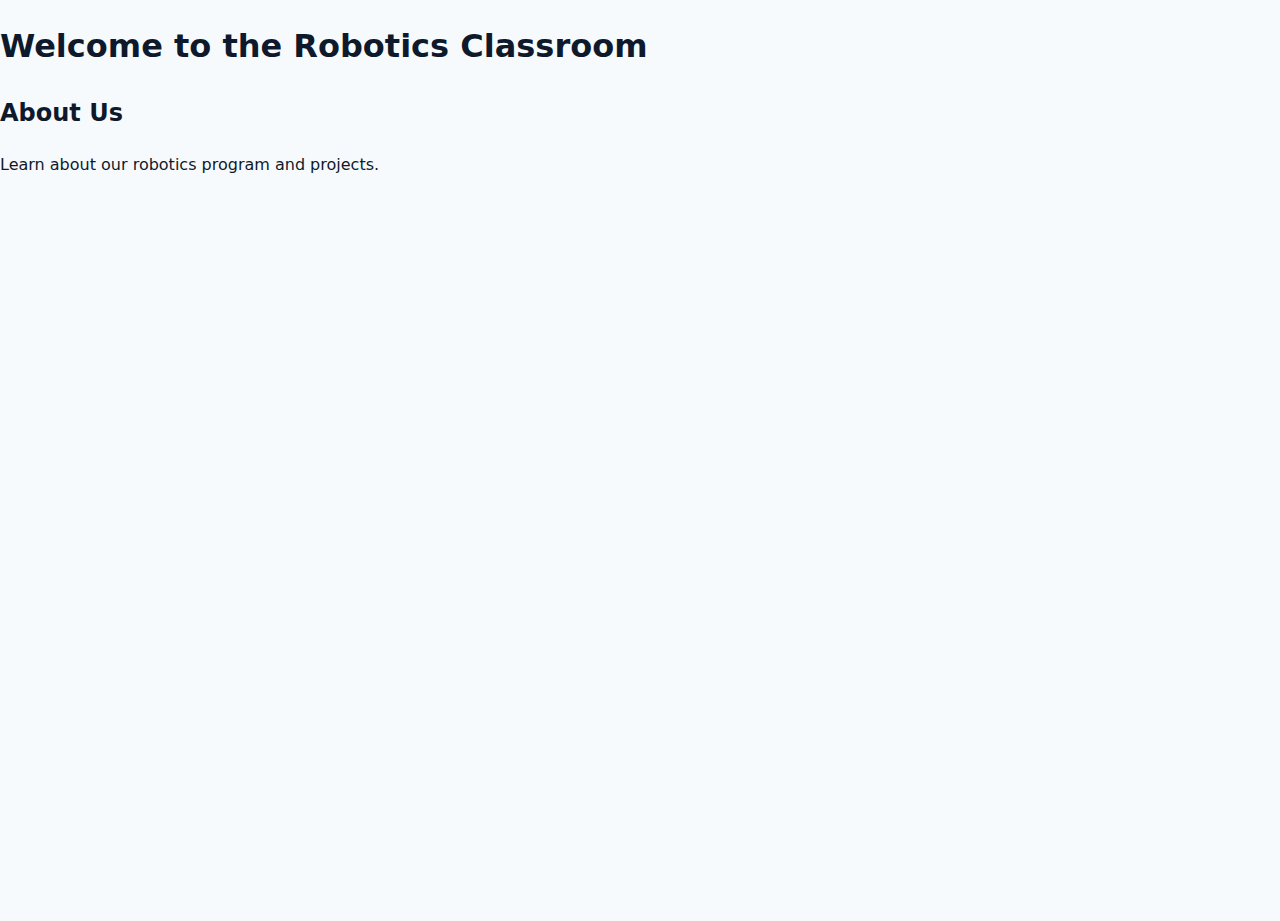
<file: index.html>
<!DOCTYPE html>
<html lang="en">
<head>
    <meta charset="UTF-8">
    <meta name="viewport" content="width=device-width, initial-scale=1.0">
    <title>Home - Robotics Classroom</title>
    <link rel="stylesheet" href="assets/style.css">
</head>
<body>
    <header>
        <h1>Welcome to the Robotics Classroom</h1>
    </header>
    <main>
        <section>
            <h2>About Us</h2>
            <p>Learn about our robotics program and projects.</p>
        </section>
    </main>
</body>
</html>
</file>
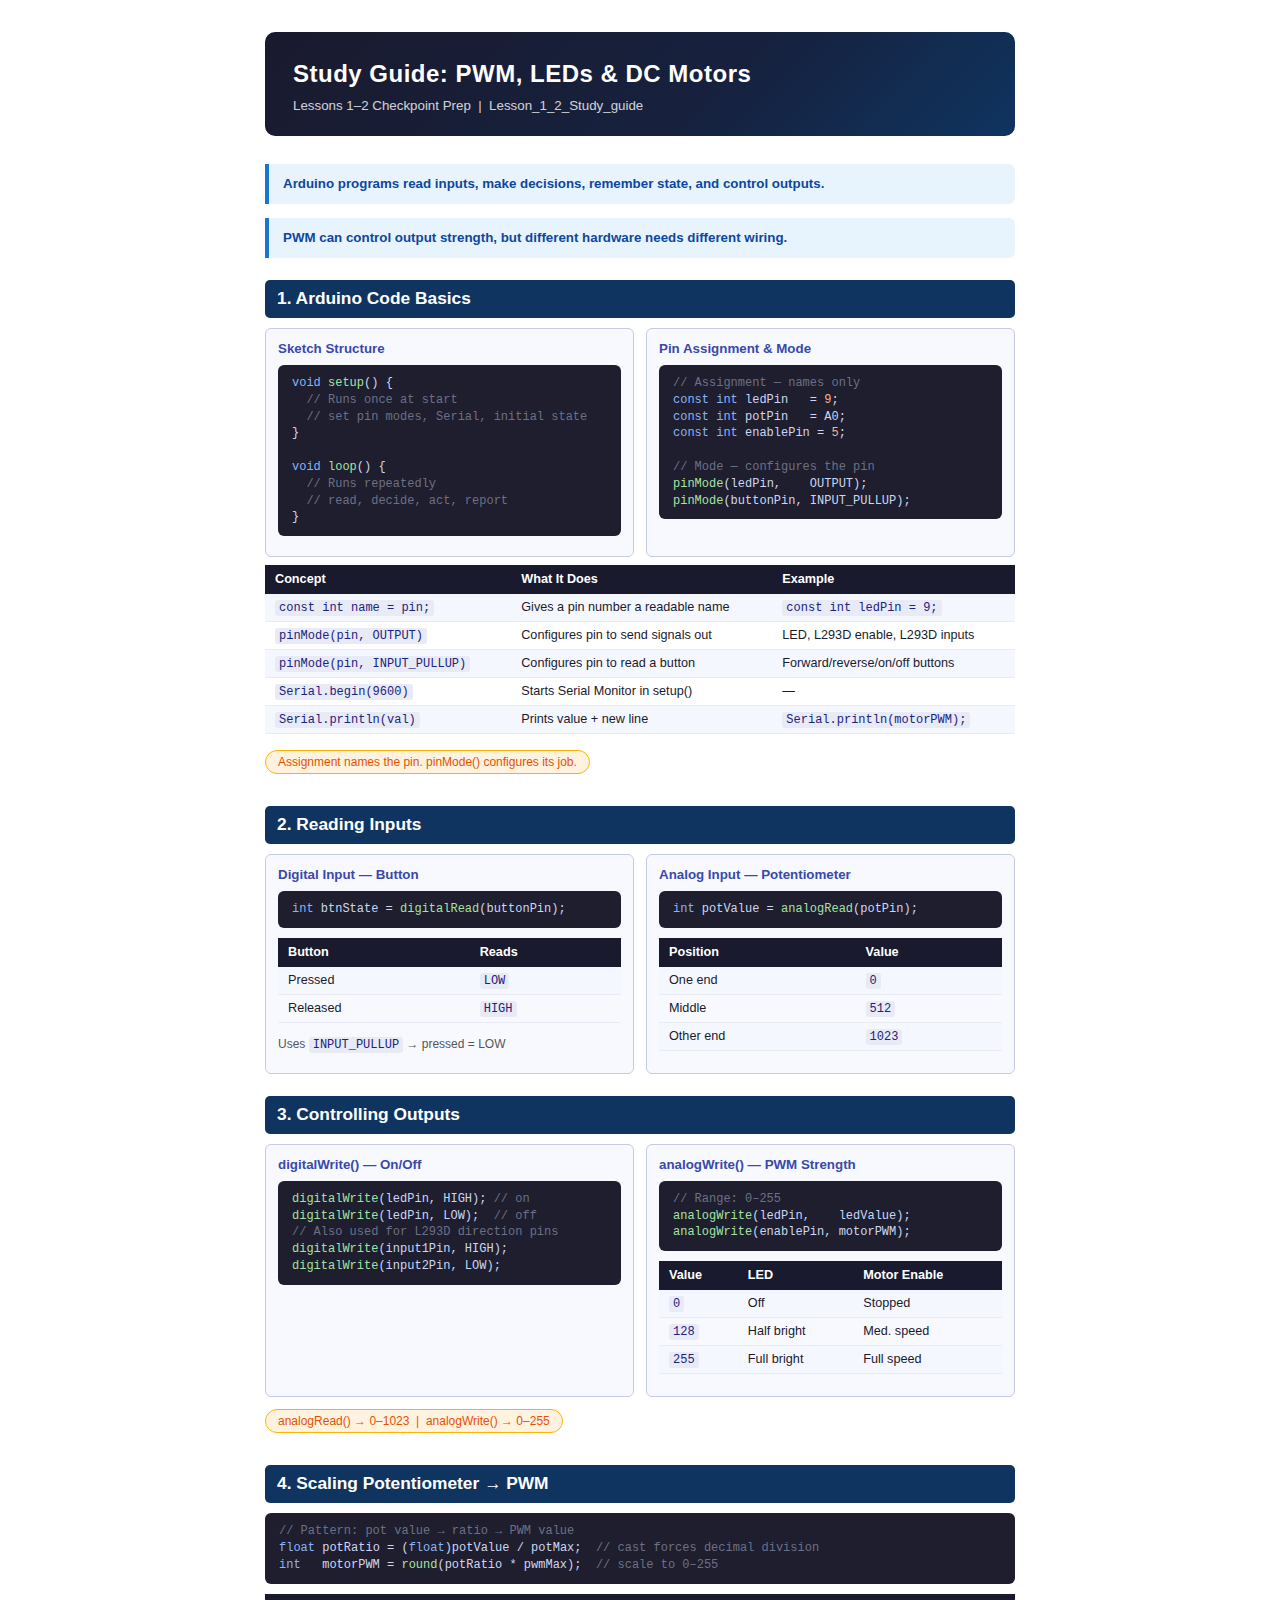
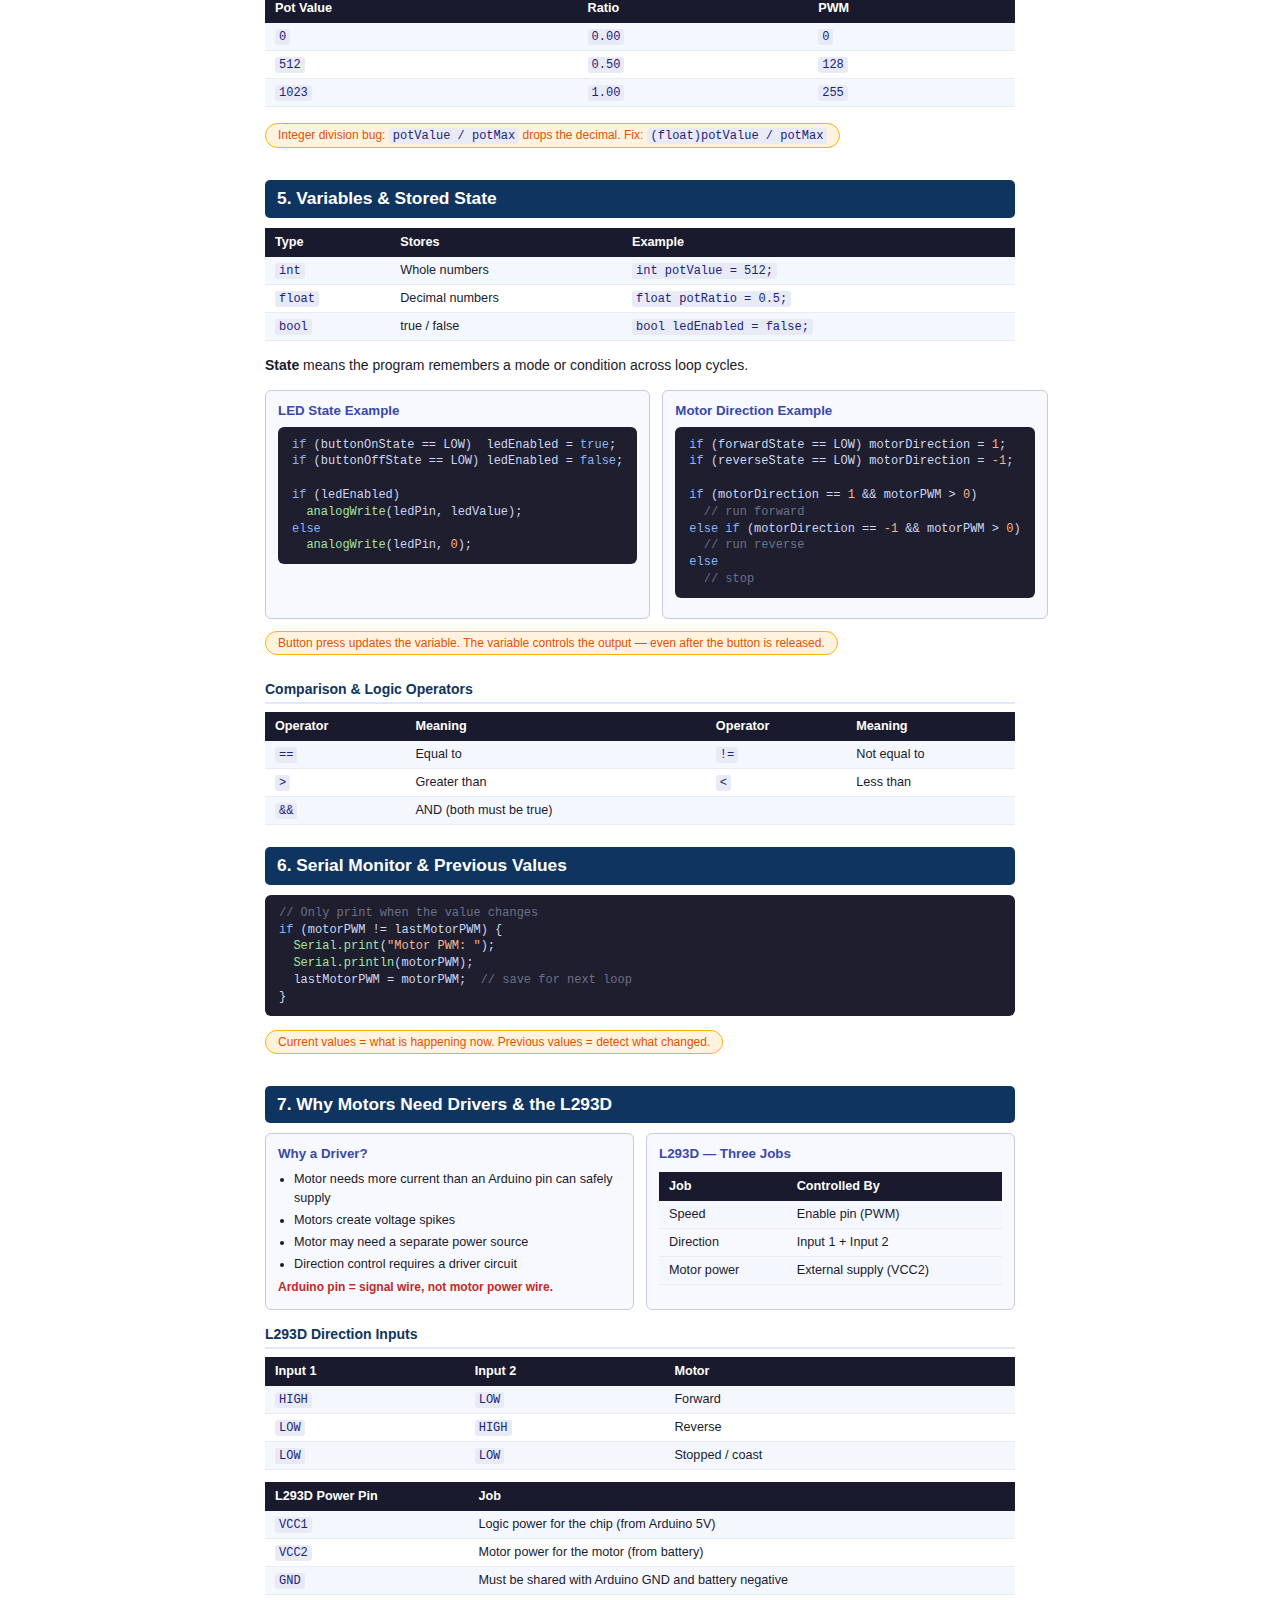
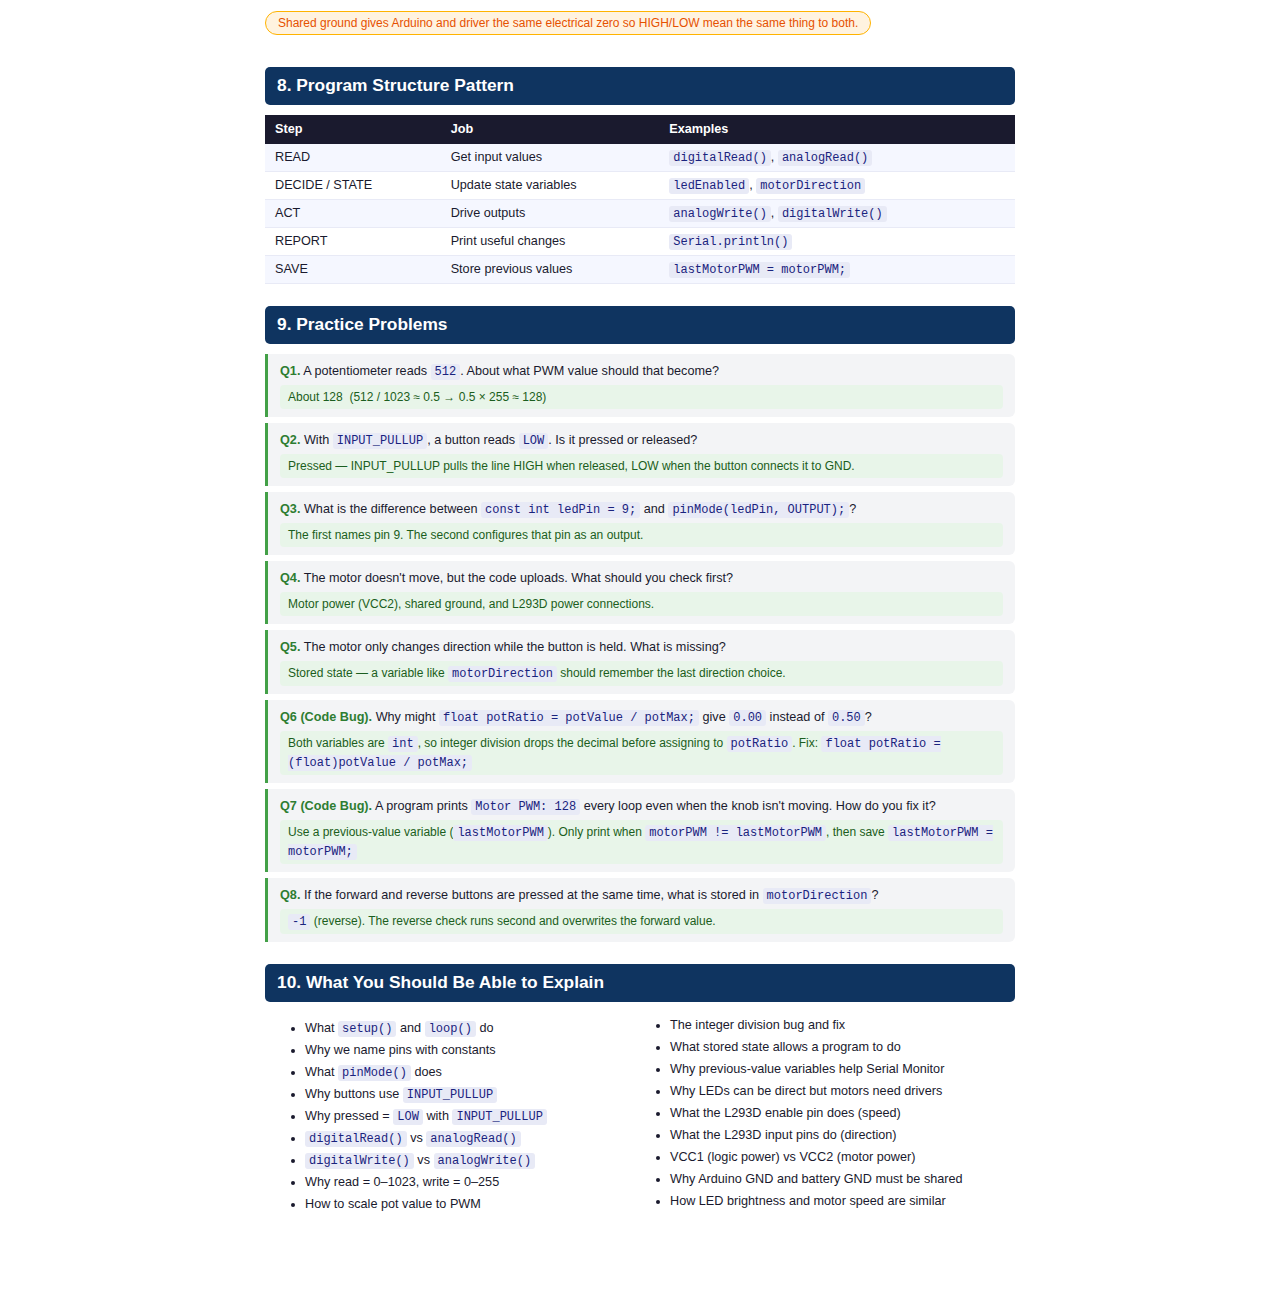
<file: Lesson_1_2_Study_guide.html>
<!DOCTYPE html>
<html lang="en">
<head>
<meta charset="UTF-8">
<style>
  body {
    font-family: 'Segoe UI', Arial, sans-serif;
    font-size: 10.5pt;
    line-height: 1.5;
    color: #1a1a2e;
    max-width: 750px;
    margin: 0 auto;
    padding: 32px 40px;
    background: #fff;
  }

  /* ── Title ── */
  .title-block {
    background: linear-gradient(135deg, #1a1a2e 0%, #16213e 60%, #0f3460 100%);
    color: #fff;
    border-radius: 10px;
    padding: 24px 28px 20px;
    margin-bottom: 28px;
  }
  .title-block h1 {
    margin: 0 0 4px;
    font-size: 18pt;
    letter-spacing: 0.5px;
  }
  .title-block p {
    margin: 0;
    font-size: 10pt;
    opacity: 0.8;
  }

  /* ── Big idea boxes ── */
  .big-idea {
    background: #e8f4fd;
    border-left: 4px solid #1976d2;
    border-radius: 0 6px 6px 0;
    padding: 10px 14px;
    margin: 8px 0 14px;
    font-size: 10pt;
    color: #0d47a1;
    font-weight: 600;
  }

  /* ── Section headings ── */
  h2 {
    font-size: 13pt;
    color: #fff;
    background: #0f3460;
    padding: 6px 12px;
    border-radius: 5px;
    margin: 22px 0 10px;
    page-break-after: avoid;
  }
  h3 {
    font-size: 10.5pt;
    color: #0f3460;
    border-bottom: 2px solid #e0e7ff;
    padding-bottom: 2px;
    margin: 14px 0 6px;
    page-break-after: avoid;
  }

  /* ── Tables ── */
  table {
    border-collapse: collapse;
    width: 100%;
    margin: 8px 0 12px;
    font-size: 9.5pt;
    page-break-inside: avoid;
  }
  th {
    background: #1a1a2e;
    color: #fff;
    text-align: left;
    padding: 5px 10px;
  }
  td {
    padding: 4px 10px;
    border-bottom: 1px solid #e8eaf6;
  }
  tr:nth-child(even) td { background: #f5f7ff; }
  td code, th code { font-size: 9pt; }

  /* ── Code blocks ── */
  pre {
    background: #1e1e2e;
    color: #cdd6f4;
    border-radius: 6px;
    padding: 10px 14px;
    font-size: 9pt;
    overflow-x: auto;
    margin: 6px 0 10px;
    page-break-inside: avoid;
    line-height: 1.4;
  }
  code {
    background: #e8eaf6;
    color: #1a237e;
    border-radius: 3px;
    padding: 1px 4px;
    font-size: 9pt;
    font-family: 'Consolas', 'Courier New', monospace;
  }
  pre code {
    background: none;
    color: inherit;
    padding: 0;
  }

  /* ── Highlight colors in code ── */
  .kw { color: #89b4fa; }  /* keyword  */
  .fn { color: #a6e3a1; }  /* function */
  .cm { color: #6c7086; }  /* comment  */
  .nm { color: #fab387; }  /* number   */

  /* ── Key point pill ── */
  .key {
    background: #fff3e0;
    border: 1px solid #ffb300;
    border-radius: 20px;
    display: inline-block;
    padding: 2px 12px;
    font-size: 9pt;
    color: #e65100;
    margin: 4px 0 10px;
  }

  /* ── Two-column layout ── */
  .cols2 {
    display: grid;
    grid-template-columns: 1fr 1fr;
    gap: 12px;
    margin: 8px 0;
  }
  .card {
    background: #f8f9ff;
    border: 1px solid #c5cae9;
    border-radius: 6px;
    padding: 10px 12px;
  }
  .card h4 { margin: 0 0 6px; font-size: 10pt; color: #3949ab; }
  .card p, .card li { font-size: 9.5pt; margin: 3px 0; }
  .card ul { padding-left: 16px; margin: 4px 0; }

  /* ── Practice blocks ── */
  .practice {
    background: #f3f4f6;
    border-left: 3px solid #43a047;
    border-radius: 0 6px 6px 0;
    padding: 8px 12px;
    margin: 6px 0;
    font-size: 9.5pt;
    page-break-inside: avoid;
  }
  .practice strong { color: #2e7d32; }
  .answer {
    background: #e8f5e9;
    border-radius: 4px;
    padding: 3px 8px;
    margin-top: 4px;
    font-size: 9pt;
    color: #1b5e20;
  }

  /* ── Checklist ── */
  .checklist { columns: 2; column-gap: 20px; }
  .checklist li { font-size: 9.5pt; margin: 3px 0; break-inside: avoid; }

  /* ── Print helpers ── */
  @media print {
    body { padding: 0; }
    .title-block { -webkit-print-color-adjust: exact; print-color-adjust: exact; }
    h2 { -webkit-print-color-adjust: exact; print-color-adjust: exact; }
    pre { -webkit-print-color-adjust: exact; print-color-adjust: exact; }
    th { -webkit-print-color-adjust: exact; print-color-adjust: exact; }
  }
</style>
</head>
<body>

<!-- ══ TITLE ══════════════════════════════════════════════════════════ -->
<div class="title-block">
  <h1>Study Guide: PWM, LEDs &amp; DC Motors</h1>
  <p>Lessons 1–2 Checkpoint Prep &nbsp;|&nbsp; Lesson_1_2_Study_guide</p>
</div>

<div class="big-idea">Arduino programs read inputs, make decisions, remember state, and control outputs.</div>
<div class="big-idea">PWM can control output strength, but different hardware needs different wiring.</div>

<!-- ══ 1. ARDUINO BASICS ══════════════════════════════════════════════ -->
<h2>1. Arduino Code Basics</h2>

<div class="cols2">
  <div class="card">
    <h4>Sketch Structure</h4>
    <pre><code><span class="kw">void</span> <span class="fn">setup</span>() {
  <span class="cm">// Runs once at start</span>
  <span class="cm">// set pin modes, Serial, initial state</span>
}

<span class="kw">void</span> <span class="fn">loop</span>() {
  <span class="cm">// Runs repeatedly</span>
  <span class="cm">// read, decide, act, report</span>
}</code></pre>
  </div>
  <div class="card">
    <h4>Pin Assignment &amp; Mode</h4>
    <pre><code><span class="cm">// Assignment — names only</span>
<span class="kw">const int</span> ledPin   = <span class="nm">9</span>;
<span class="kw">const int</span> potPin   = A0;
<span class="kw">const int</span> enablePin = <span class="nm">5</span>;

<span class="cm">// Mode — configures the pin</span>
<span class="fn">pinMode</span>(ledPin,    OUTPUT);
<span class="fn">pinMode</span>(buttonPin, INPUT_PULLUP);</code></pre>
  </div>
</div>

<table>
  <tr><th>Concept</th><th>What It Does</th><th>Example</th></tr>
  <tr><td><code>const int name = pin;</code></td><td>Gives a pin number a readable name</td><td><code>const int ledPin = 9;</code></td></tr>
  <tr><td><code>pinMode(pin, OUTPUT)</code></td><td>Configures pin to send signals out</td><td>LED, L293D enable, L293D inputs</td></tr>
  <tr><td><code>pinMode(pin, INPUT_PULLUP)</code></td><td>Configures pin to read a button</td><td>Forward/reverse/on/off buttons</td></tr>
  <tr><td><code>Serial.begin(9600)</code></td><td>Starts Serial Monitor in setup()</td><td>—</td></tr>
  <tr><td><code>Serial.println(val)</code></td><td>Prints value + new line</td><td><code>Serial.println(motorPWM);</code></td></tr>
</table>

<span class="key">Assignment names the pin. pinMode() configures its job.</span>

<!-- ══ 2. READING INPUTS ═══════════════════════════════════════════════ -->
<h2>2. Reading Inputs</h2>

<div class="cols2">
  <div class="card">
    <h4>Digital Input — Button</h4>
    <pre><code><span class="kw">int</span> btnState = <span class="fn">digitalRead</span>(buttonPin);</code></pre>
    <table>
      <tr><th>Button</th><th>Reads</th></tr>
      <tr><td>Pressed</td><td><code>LOW</code></td></tr>
      <tr><td>Released</td><td><code>HIGH</code></td></tr>
    </table>
    <p style="font-size:9pt;color:#555;">Uses <code>INPUT_PULLUP</code> → pressed = LOW</p>
  </div>
  <div class="card">
    <h4>Analog Input — Potentiometer</h4>
    <pre><code><span class="kw">int</span> potValue = <span class="fn">analogRead</span>(potPin);</code></pre>
    <table>
      <tr><th>Position</th><th>Value</th></tr>
      <tr><td>One end</td><td><code>0</code></td></tr>
      <tr><td>Middle</td><td><code>512</code></td></tr>
      <tr><td>Other end</td><td><code>1023</code></td></tr>
    </table>
  </div>
</div>

<!-- ══ 3. CONTROLLING OUTPUTS ═════════════════════════════════════════ -->
<h2>3. Controlling Outputs</h2>

<div class="cols2">
  <div class="card">
    <h4>digitalWrite() — On/Off</h4>
    <pre><code><span class="fn">digitalWrite</span>(ledPin, HIGH); <span class="cm">// on</span>
<span class="fn">digitalWrite</span>(ledPin, LOW);  <span class="cm">// off</span>
<span class="cm">// Also used for L293D direction pins</span>
<span class="fn">digitalWrite</span>(input1Pin, HIGH);
<span class="fn">digitalWrite</span>(input2Pin, LOW);</code></pre>
  </div>
  <div class="card">
    <h4>analogWrite() — PWM Strength</h4>
    <pre><code><span class="cm">// Range: 0–255</span>
<span class="fn">analogWrite</span>(ledPin,    ledValue);
<span class="fn">analogWrite</span>(enablePin, motorPWM);</code></pre>
    <table>
      <tr><th>Value</th><th>LED</th><th>Motor Enable</th></tr>
      <tr><td><code>0</code></td><td>Off</td><td>Stopped</td></tr>
      <tr><td><code>128</code></td><td>Half bright</td><td>Med. speed</td></tr>
      <tr><td><code>255</code></td><td>Full bright</td><td>Full speed</td></tr>
    </table>
  </div>
</div>

<span class="key">analogRead() → 0–1023 &nbsp;|&nbsp; analogWrite() → 0–255</span>

<!-- ══ 4. SCALING VALUES ═══════════════════════════════════════════════ -->
<h2>4. Scaling Potentiometer → PWM</h2>

<pre><code><span class="cm">// Pattern: pot value → ratio → PWM value</span>
<span class="kw">float</span> potRatio = (<span class="kw">float</span>)potValue / potMax;  <span class="cm">// cast forces decimal division</span>
<span class="kw">int</span>   motorPWM = <span class="fn">round</span>(potRatio * pwmMax);  <span class="cm">// scale to 0–255</span></code></pre>

<table>
  <tr><th>Pot Value</th><th>Ratio</th><th>PWM</th></tr>
  <tr><td><code>0</code></td><td><code>0.00</code></td><td><code>0</code></td></tr>
  <tr><td><code>512</code></td><td><code>0.50</code></td><td><code>128</code></td></tr>
  <tr><td><code>1023</code></td><td><code>1.00</code></td><td><code>255</code></td></tr>
</table>

<span class="key">Integer division bug: <code>potValue / potMax</code> drops the decimal. Fix: <code>(float)potValue / potMax</code></span>

<!-- ══ 5. VARIABLES & STATE ════════════════════════════════════════════ -->
<h2>5. Variables &amp; Stored State</h2>

<table>
  <tr><th>Type</th><th>Stores</th><th>Example</th></tr>
  <tr><td><code>int</code></td><td>Whole numbers</td><td><code>int potValue = 512;</code></td></tr>
  <tr><td><code>float</code></td><td>Decimal numbers</td><td><code>float potRatio = 0.5;</code></td></tr>
  <tr><td><code>bool</code></td><td>true / false</td><td><code>bool ledEnabled = false;</code></td></tr>
</table>

<p><strong>State</strong> means the program remembers a mode or condition across loop cycles.</p>

<div class="cols2">
  <div class="card">
    <h4>LED State Example</h4>
    <pre><code><span class="kw">if</span> (buttonOnState == LOW)  ledEnabled = <span class="kw">true</span>;
<span class="kw">if</span> (buttonOffState == LOW) ledEnabled = <span class="kw">false</span>;

<span class="kw">if</span> (ledEnabled)
  <span class="fn">analogWrite</span>(ledPin, ledValue);
<span class="kw">else</span>
  <span class="fn">analogWrite</span>(ledPin, <span class="nm">0</span>);</code></pre>
  </div>
  <div class="card">
    <h4>Motor Direction Example</h4>
    <pre><code><span class="kw">if</span> (forwardState == LOW) motorDirection = <span class="nm">1</span>;
<span class="kw">if</span> (reverseState == LOW) motorDirection = <span class="nm">-1</span>;

<span class="kw">if</span> (motorDirection == <span class="nm">1</span> && motorPWM > <span class="nm">0</span>)
  <span class="cm">// run forward</span>
<span class="kw">else if</span> (motorDirection == <span class="nm">-1</span> && motorPWM > <span class="nm">0</span>)
  <span class="cm">// run reverse</span>
<span class="kw">else</span>
  <span class="cm">// stop</span></code></pre>
  </div>
</div>

<span class="key">Button press updates the variable. The variable controls the output — even after the button is released.</span>

<h3>Comparison &amp; Logic Operators</h3>
<table>
  <tr><th>Operator</th><th>Meaning</th><th>Operator</th><th>Meaning</th></tr>
  <tr><td><code>==</code></td><td>Equal to</td><td><code>!=</code></td><td>Not equal to</td></tr>
  <tr><td><code>&gt;</code></td><td>Greater than</td><td><code>&lt;</code></td><td>Less than</td></tr>
  <tr><td><code>&amp;&amp;</code></td><td>AND (both must be true)</td><td></td><td></td></tr>
</table>

<!-- ══ 6. SERIAL MONITOR ══════════════════════════════════════════════ -->
<h2>6. Serial Monitor &amp; Previous Values</h2>

<pre><code><span class="cm">// Only print when the value changes</span>
<span class="kw">if</span> (motorPWM != lastMotorPWM) {
  <span class="fn">Serial.print</span>(<span class="nm">"Motor PWM: "</span>);
  <span class="fn">Serial.println</span>(motorPWM);
  lastMotorPWM = motorPWM;  <span class="cm">// save for next loop</span>
}</code></pre>

<span class="key">Current values = what is happening now. Previous values = detect what changed.</span>

<!-- ══ 7. MOTOR DRIVERS ════════════════════════════════════════════════ -->
<h2>7. Why Motors Need Drivers &amp; the L293D</h2>

<div class="cols2">
  <div class="card">
    <h4>Why a Driver?</h4>
    <ul>
      <li>Motor needs more current than an Arduino pin can safely supply</li>
      <li>Motors create voltage spikes</li>
      <li>Motor may need a separate power source</li>
      <li>Direction control requires a driver circuit</li>
    </ul>
    <p style="font-size:9pt;color:#c62828;font-weight:600;">Arduino pin = signal wire, not motor power wire.</p>
  </div>
  <div class="card">
    <h4>L293D — Three Jobs</h4>
    <table>
      <tr><th>Job</th><th>Controlled By</th></tr>
      <tr><td>Speed</td><td>Enable pin (PWM)</td></tr>
      <tr><td>Direction</td><td>Input 1 + Input 2</td></tr>
      <tr><td>Motor power</td><td>External supply (VCC2)</td></tr>
    </table>
  </div>
</div>

<h3>L293D Direction Inputs</h3>
<table>
  <tr><th>Input 1</th><th>Input 2</th><th>Motor</th></tr>
  <tr><td><code>HIGH</code></td><td><code>LOW</code></td><td>Forward</td></tr>
  <tr><td><code>LOW</code></td><td><code>HIGH</code></td><td>Reverse</td></tr>
  <tr><td><code>LOW</code></td><td><code>LOW</code></td><td>Stopped / coast</td></tr>
</table>

<table>
  <tr><th>L293D Power Pin</th><th>Job</th></tr>
  <tr><td><code>VCC1</code></td><td>Logic power for the chip (from Arduino 5V)</td></tr>
  <tr><td><code>VCC2</code></td><td>Motor power for the motor (from battery)</td></tr>
  <tr><td><code>GND</code></td><td>Must be shared with Arduino GND and battery negative</td></tr>
</table>

<span class="key">Shared ground gives Arduino and driver the same electrical zero so HIGH/LOW mean the same thing to both.</span>

<!-- ══ 8. PROGRAM PATTERN ══════════════════════════════════════════════ -->
<h2>8. Program Structure Pattern</h2>

<table>
  <tr><th>Step</th><th>Job</th><th>Examples</th></tr>
  <tr><td>READ</td><td>Get input values</td><td><code>digitalRead()</code>, <code>analogRead()</code></td></tr>
  <tr><td>DECIDE / STATE</td><td>Update state variables</td><td><code>ledEnabled</code>, <code>motorDirection</code></td></tr>
  <tr><td>ACT</td><td>Drive outputs</td><td><code>analogWrite()</code>, <code>digitalWrite()</code></td></tr>
  <tr><td>REPORT</td><td>Print useful changes</td><td><code>Serial.println()</code></td></tr>
  <tr><td>SAVE</td><td>Store previous values</td><td><code>lastMotorPWM = motorPWM;</code></td></tr>
</table>

<!-- ══ 9. PRACTICE ════════════════════════════════════════════════════ -->
<h2>9. Practice Problems</h2>

<div class="practice">
  <strong>Q1.</strong> A potentiometer reads <code>512</code>. About what PWM value should that become?
  <div class="answer">About 128 &nbsp;(512 / 1023 ≈ 0.5 → 0.5 × 255 ≈ 128)</div>
</div>

<div class="practice">
  <strong>Q2.</strong> With <code>INPUT_PULLUP</code>, a button reads <code>LOW</code>. Is it pressed or released?
  <div class="answer">Pressed — INPUT_PULLUP pulls the line HIGH when released, LOW when the button connects it to GND.</div>
</div>

<div class="practice">
  <strong>Q3.</strong> What is the difference between <code>const int ledPin = 9;</code> and <code>pinMode(ledPin, OUTPUT);</code>?
  <div class="answer">The first names pin 9. The second configures that pin as an output.</div>
</div>

<div class="practice">
  <strong>Q4.</strong> The motor doesn't move, but the code uploads. What should you check first?
  <div class="answer">Motor power (VCC2), shared ground, and L293D power connections.</div>
</div>

<div class="practice">
  <strong>Q5.</strong> The motor only changes direction while the button is held. What is missing?
  <div class="answer">Stored state — a variable like <code>motorDirection</code> should remember the last direction choice.</div>
</div>

<div class="practice">
  <strong>Q6 (Code Bug).</strong> Why might <code>float potRatio = potValue / potMax;</code> give <code>0.00</code> instead of <code>0.50</code>?
  <div class="answer">Both variables are <code>int</code>, so integer division drops the decimal before assigning to <code>potRatio</code>.
    Fix: <code>float potRatio = (float)potValue / potMax;</code></div>
</div>

<div class="practice">
  <strong>Q7 (Code Bug).</strong> A program prints <code>Motor PWM: 128</code> every loop even when the knob isn't moving. How do you fix it?
  <div class="answer">Use a previous-value variable (<code>lastMotorPWM</code>). Only print when <code>motorPWM != lastMotorPWM</code>, then save <code>lastMotorPWM = motorPWM;</code></div>
</div>

<div class="practice">
  <strong>Q8.</strong> If the forward and reverse buttons are pressed at the same time, what is stored in <code>motorDirection</code>?
  <div class="answer"><code>-1</code> (reverse). The reverse check runs second and overwrites the forward value.</div>
</div>

<!-- ══ 10. WHAT TO KNOW ════════════════════════════════════════════════ -->
<h2>10. What You Should Be Able to Explain</h2>

<ul class="checklist">
  <li>What <code>setup()</code> and <code>loop()</code> do</li>
  <li>Why we name pins with constants</li>
  <li>What <code>pinMode()</code> does</li>
  <li>Why buttons use <code>INPUT_PULLUP</code></li>
  <li>Why pressed = <code>LOW</code> with <code>INPUT_PULLUP</code></li>
  <li><code>digitalRead()</code> vs <code>analogRead()</code></li>
  <li><code>digitalWrite()</code> vs <code>analogWrite()</code></li>
  <li>Why read = 0–1023, write = 0–255</li>
  <li>How to scale pot value to PWM</li>
  <li>The integer division bug and fix</li>
  <li>What stored state allows a program to do</li>
  <li>Why previous-value variables help Serial Monitor</li>
  <li>Why LEDs can be direct but motors need drivers</li>
  <li>What the L293D enable pin does (speed)</li>
  <li>What the L293D input pins do (direction)</li>
  <li>VCC1 (logic power) vs VCC2 (motor power)</li>
  <li>Why Arduino GND and battery GND must be shared</li>
  <li>How LED brightness and motor speed are similar</li>
</ul>

</body>
</html>
</file>
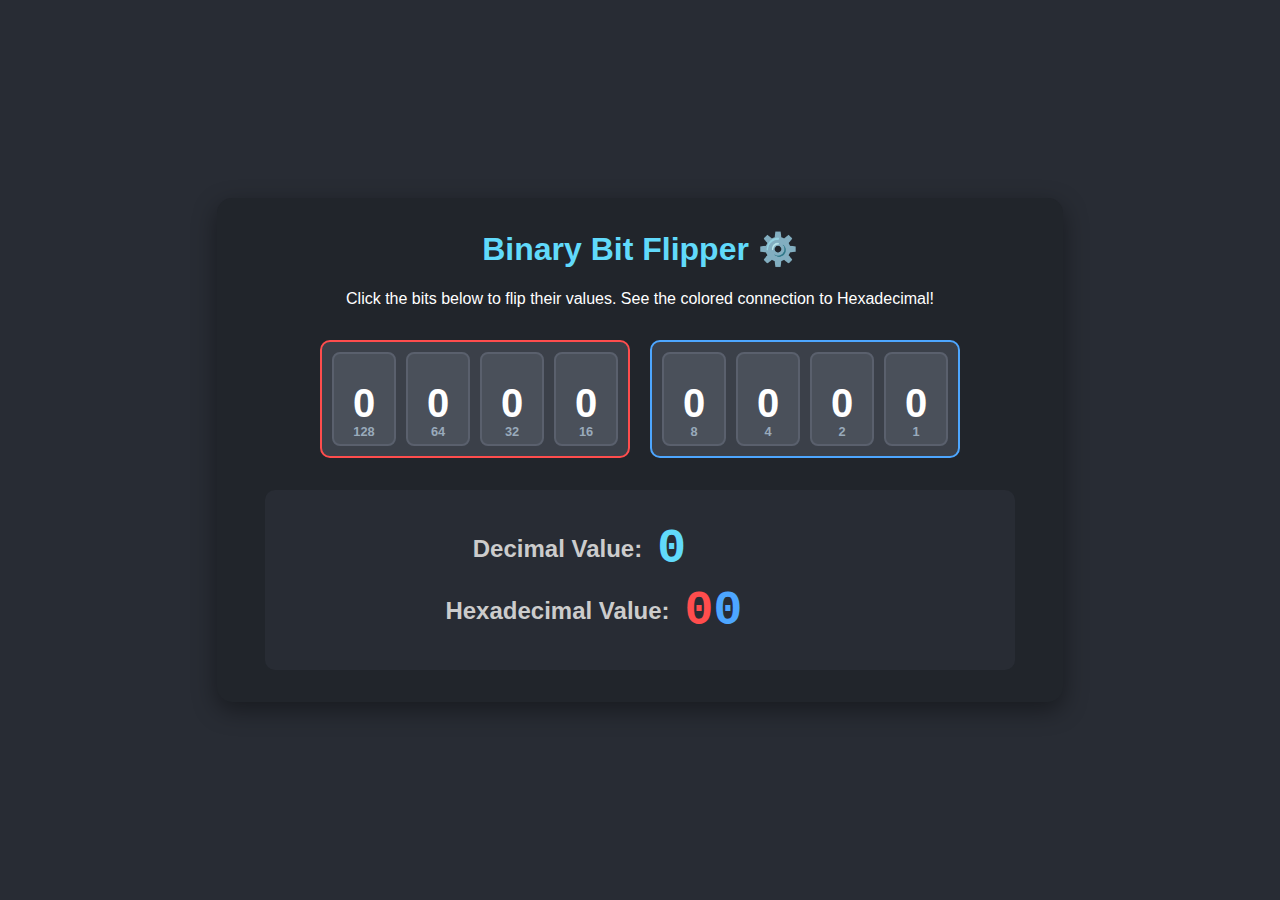
<file: web_apps/bitFlipper.html>
<!DOCTYPE html>
<html lang="en">
<head>
    <meta charset="UTF-8">
    <meta name="viewport" content="width=device-width, initial-scale=1.0">
    <title>Colored Interactive Bit Flipper</title>
    <style>
        body {
            font-family: Arial, sans-serif;
            background-color: #282c34;
            color: #ffffff;
            display: flex;
            justify-content: center;
            align-items: center;
            min-height: 100vh;
            margin: 0;
            user-select: none;
            padding: 20px 0;
            box-sizing: border-box;
        }
        .container {
            background-color: #21252b;
            padding: 2rem 3rem;
            border-radius: 15px;
            box-shadow: 0 8px 25px rgba(0, 0, 0, 0.4);
            text-align: center;
            width: 90%;
            max-width: 750px;
        }
        h1 {
            color: #61dafb;
            margin-top: 0;
        }
        
        .flipper-groups {
            display: flex;
            justify-content: center;
            gap: 20px;
            margin: 2rem 0;
            flex-wrap: wrap; 
        }

        .bit-group {
            display: flex;
            justify-content: center;
            gap: 10px;
            padding: 10px;
            border-radius: 10px;
            background-color: #3b4049;
        }

        .bit-group.high-nibble { border: 2px solid #ff4d4d; }
        .bit-group.low-nibble { border: 2px solid #4da6ff; }
        
        .bit {
            width: 60px;
            height: 80px;
            background-color: #4a505a;
            border: 2px solid #5a606d;
            border-radius: 8px;
            display: flex;
            flex-direction: column;
            justify-content: center;
            align-items: center;
            font-size: 2.5rem;
            font-weight: bold;
            cursor: pointer;
            transition: background-color 0.2s, color 0.2s, transform 0.1s;
            position: relative;
            padding-top: 10px;
        }
        .bit:hover { border-color: #61dafb; }
        .bit:active { transform: scale(0.95); }
        
        .bit.high-nibble-on {
            background-color: #ff4d4d;
            color: #21252b;
            border-color: #ffffff;
        }
        .bit.low-nibble-on {
            background-color: #4da6ff;
            color: #21252b;
            border-color: #ffffff;
        }
        
        .place-value-label {
            font-size: 0.8rem;
            color: #9ab;
            position: absolute;
            bottom: 5px;
            left: 0;
            right: 0;
        }
        
        .results {
            background-color: #282c34;
            padding: 1.5rem;
            border-radius: 10px;
            margin-top: 2rem;
        }
        .results h2 {
            margin: 0.5rem 0;
            font-size: 1.5rem;
            color: #ccc;
            display: flex;
            align-items: center;
            justify-content: center;
        }
        
        /* --- CSS FIXES ARE HERE --- */

        /* General style for the value spans */
        .results span {
            font-family: 'Courier New', Courier, monospace;
            font-size: 3rem;
            font-weight: bold;
        }

        /* Rule for the main containers to keep labels aligned. */
        /* This no longer applies to the individual hex digits. */
        #decimal-value, #hex-value {
            margin-left: 15px;
            min-width: 150px;
            display: inline-block;
            text-align: left;
        }

        #decimal-value {
            color: #61dafb; /* Color for decimal value */
        }
        
        /* Styling for the hex digits (NO min-width here!) */
        #hex-value .high-hex { color: #ff4d4d; }
        #hex-value .low-hex { color: #4da6ff; }

    </style>
</head>
<body>

    <div class="container">
        <h1>Binary Bit Flipper ⚙️</h1>
        <p>Click the bits below to flip their values. See the colored connection to Hexadecimal!</p>
        
        <div class="flipper-groups" id="flipper-groups-container">
            
        </div>

        <div class="results">
            <h2>Decimal Value: <span id="decimal-value">0</span></h2>
            <h2>Hexadecimal Value: <span id="hex-value"><span class="high-hex">0</span><span class="low-hex">0</span></span></h2>
        </div>
    </div>

    <script>
        const flipperGroupsContainer = document.getElementById('flipper-groups-container');
        const decimalDisplay = document.getElementById('decimal-value');
        const hexDisplay = document.getElementById('hex-value');

        const BITS = 8; 
        const bitElements = [];

        const highNibbleGroup = document.createElement('div');
        highNibbleGroup.className = 'bit-group high-nibble';
        const lowNibbleGroup = document.createElement('div');
        lowNibbleGroup.className = 'bit-group low-nibble';

        flipperGroupsContainer.appendChild(highNibbleGroup);
        flipperGroupsContainer.appendChild(lowNibbleGroup);

        for (let i = 0; i < BITS; i++) {
            const placeValue = 2 ** (BITS - 1 - i);
            const bit = document.createElement('div');
            bit.className = 'bit';
            bit.textContent = '0';
            bit.dataset.value = placeValue; 
            bit.dataset.index = i;

            const placeValueLabel = document.createElement('div');
            placeValueLabel.className = 'place-value-label';
            placeValueLabel.textContent = placeValue;
            bit.appendChild(placeValueLabel);
            
            if (i < BITS / 2) {
                highNibbleGroup.appendChild(bit);
            } else {
                lowNibbleGroup.appendChild(bit);
            }
            bitElements.push(bit);
            
            bit.addEventListener('click', () => {
                const isHighNibble = bit.dataset.index < BITS / 2;
                bit.classList.toggle('on');
                bit.classList.toggle(isHighNibble ? 'high-nibble-on' : 'low-nibble-on');
                bit.textContent = bit.classList.contains('on') ? '1' : '0';
                const currentLabel = bit.querySelector('.place-value-label');
                if (!currentLabel) {
                    const newLabel = document.createElement('div');
                    newLabel.className = 'place-value-label';
                    newLabel.textContent = placeValue;
                    bit.appendChild(newLabel);
                }
                updateValues();
            });
        }

        function updateValues() {
            let decimalTotal = 0;
            bitElements.forEach(bit => {
                if (bit.classList.contains('on')) {
                    decimalTotal += parseInt(bit.dataset.value);
                }
            });
            const hexValue = decimalTotal.toString(16).toUpperCase().padStart(2, '0');
            decimalDisplay.textContent = decimalTotal;
            const highHexDigit = hexValue.charAt(0);
            const lowHexDigit = hexValue.charAt(1);
            hexDisplay.innerHTML = `<span class="high-hex">${highHexDigit}</span><span class="low-hex">${lowHexDigit}</span>`;
        }
        
        updateValues();
    </script>
</body>
</html>
</file>
<file: assets/style.css>
/* ========== Theme */
:root{
  --brand: #1769ff;
  --brand-2: #00c2ff;
  --ink: #0e1a2b;
  --muted: #5a6b86;
  --bg: #f7fafc;
  --panel: #ffffff;
  --ring: 36 100% 60%;
  --radius: 16px;
  --shadow: 0 6px 26px rgba(12, 46, 92, 0.12);
}

@media (prefers-color-scheme: dark){
  :root{
    --brand: #4c8dff;
    --brand-2: #33d1ff;
    --ink: #dfe8f6;
    --muted: #a9b7cf;
    --bg: #0d1117;
    --panel: #0f1723;
    --shadow: 0 6px 26px rgba(0,0,0,0.35);
  }
}

*{ box-sizing:border-box; }
html, body{ height:100%; }
body{
  margin:0;
  font: 16px/1.6 system-ui, -apple-system, Segoe UI, Roboto, Inter, "Helvetica Neue", Arial, sans-serif;
  color: var(--ink);
  background: var(--bg);
  -webkit-font-smoothing: antialiased;
  text-rendering: optimizeLegibility;
}

img{ max-width:100%; display:block; }
a{ color: var(--brand); text-underline-offset: 3px; }
a:hover{ color: var(--brand-2); }

/* ========== Helpers */
.container{
  width:min(1100px, 92%);
  margin-inline:auto;
}

.sr-only{
  position:absolute !important;
  width:1px; height:1px;
  padding:0; margin:-1px; overflow:hidden; clip:rect(0,0,0,0); white-space:nowrap; border:0;
}

.skip-link{
  position:absolute; left:-999px; top:0;
  background: var(--brand);
  color:#fff; padding:.6rem 1rem; border-radius:10px;
}
.skip-link:focus{ left: 12px; top: 10px; z-index: 9999; }

/* ========== Header / Nav */
.site-header{
  position:sticky; top:0; z-index: 50;
  background: color-mix(in oklab, var(--panel), transparent 6%);
  backdrop-filter: blur(10px);
  border-bottom: 1px solid color-mix(in oklab, var(--muted), transparent 80%);
}
.nav-wrap{ display:flex; align-items:center; justify-content:space-between; padding: .6rem 0; }

.brand{ display:flex; align-items:center; gap:.6rem; text-decoration:none; color:inherit; font-weight:700; letter-spacing:.2px;}
.brand-mark{ font-size:1.25rem; }
.brand-text{ font-size:1.05rem; }

.site-nav ul{
  list-style:none; display:flex; gap:1rem; margin:0; padding:0;
}
.site-nav a{
  text-decoration:none; color:inherit; padding:.5rem .75rem; border-radius:10px;
}
.site-nav a[aria-current="page"]{ background: color-mix(in oklab, var(--brand), transparent 88%); }
.site-nav a:hover{ background: color-mix(in oklab, var(--brand), transparent 80%); }

.nav-toggle{
  display:none;
  background:none; border:0; padding:.5rem; cursor:pointer; border-radius:10px;
}
.nav-toggle:focus-visible{ outline: 2px solid hsl(var(--ring)); outline-offset: 2px; }
.nav-toggle-bar{ display:block; width:24px; height:2px; background: currentColor; margin:5px 0; border-radius:2px; }

@media (max-width: 860px){
  .nav-toggle{ display:block; }
  .site-nav{
    position:absolute; left:0; right:0; top:100%;
    background: var(--panel);
    transform: translateY(-8px);
    opacity:0; pointer-events:none;
    transition: opacity .18s ease, transform .18s ease;
    border-bottom: 1px solid color-mix(in oklab, var(--muted), transparent 80%);
  }
  .site-nav ul{ flex-direction:column; gap:0; padding:.25rem 1rem .75rem; }
  .site-nav a{ display:block; }
  .site-nav.open{
    opacity:1; transform: none; pointer-events:auto;
  }
}

/* ========== Hero */
.hero{
  background:
    linear-gradient(60deg, color-mix(in oklab, var(--brand), transparent 30%) 0%, color-mix(in oklab, var(--ink), transparent 70%) 100%),
    url('assets/robotics_banner.jpg') center/cover no-repeat;
  color:#fff;
  border-radius: 0 0 28px 28px;
  box-shadow: var(--shadow);
}
.hero-inner{ padding: 72px 0 54px; text-align:center; }
.eyebrow{
  display:inline-block; font-size:.85rem; letter-spacing:.12em; text-transform:uppercase;
  opacity:.9; background: color-mix(in oklab, #000, transparent 75%); padding:.2rem .6rem; border-radius:999px;
}
.hero h1{ font-size: clamp(1.9rem, 4vw + .4rem, 3rem); margin:.35em 0 .1em; text-shadow: 0 2px 16px rgba(0,0,0,.35); }
.lede{ font-size: clamp(1rem, 1.2vw + .6rem, 1.25rem); opacity:.95; max-width: 50ch; margin-inline:auto; }

.hero-ctas{ display:flex; gap:.75rem; justify-content:center; margin-top: 1.25rem; flex-wrap: wrap; }
.btn{ display:inline-block; padding:.8rem 1.2rem; border-radius: 999px; text-decoration:none; font-weight:700; border:1px solid transparent; }
.btn-primary{ background: linear-gradient(90deg, var(--brand) 0%, var(--brand-2) 100%); color:#fff; box-shadow: 0 6px 20px color-mix(in oklab, var(--brand), transparent 70%); }
.btn-primary:hover{ filter: brightness(1.06); }
.btn-ghost{ background: color-mix(in oklab, #000, transparent 85%); color:#fff; border-color: color-mix(in oklab, #fff, transparent 75%); }
.btn-ghost:hover{ background: color-mix(in oklab, #000, transparent 78%); }

/* ========== Sections */
.section{ padding: 48px 0; }
.section-alt{ background: color-mix(in oklab, var(--brand), transparent 96%); }
.section-head{ text-align:center; margin-bottom: 1.25rem; }
.section-title{ margin:0; font-size: clamp(1.1rem, 1.3vw + .8rem, 1.8rem); }
.section-sub{ color: var(--muted); margin:.25rem 0 0; }

/* ========== Cards & Grids */
.grid{ display:grid; gap: 18px; }
.cards{
  grid-template-columns: repeat(auto-fit, minmax(240px, 1fr));
}
.card{
  background: var(--panel);
  border-radius: var(--radius);
  box-shadow: var(--shadow);
  overflow:hidden;
  border: 1px solid color-mix(in oklab, var(--muted), transparent 82%);
  transition: transform .15s ease, box-shadow .15s ease;
}
.card:hover{ transform: translateY(-3px); box-shadow: 0 10px 30px color-mix(in oklab, var(--brand), transparent 75%); }
.card-body{ padding: 1.1rem; }
.card-kicker{ font-size:.75rem; text-transform:uppercase; letter-spacing:.12em; color: var(--muted); }
.card-title{ margin:.35rem 0; font-size:1.1rem; }
.card-text{ margin:0 0 .6rem; color: var(--muted); }
.card-link{ font-weight:600; text-decoration:none; }

/* ========== Quick Links / Chips */
.quick-links{ display:flex; flex-wrap:wrap; gap:.6rem; justify-content:center; }
.chip{
  display:inline-block; padding:.55rem .9rem; border-radius:999px;
  background: color-mix(in oklab, var(--brand), transparent 84%);
  text-decoration:none; color: inherit; border:1px solid color-mix(in oklab, var(--brand), transparent 70%);
}
.chip:hover{ background: color-mix(in oklab, var(--brand), transparent 78%); }

/* ========== Info banner */
.info-banner{
  margin: 16px auto 0; padding: .8rem 1rem;
  background: color-mix(in oklab, var(--brand), transparent 92%);
  border:1px solid color-mix(in oklab, var(--brand), transparent 70%);
  border-radius: 12px; width:min(760px, 100%);
}
.badge{
  display:inline-block; font-size:.7rem; text-transform:uppercase; letter-spacing:.12em;
  background: var(--brand); color:#fff; padding:.15rem .45rem; border-radius: 999px; margin-right:.5rem;
}

/* ========== Footer */
.site-footer{
  border-top: 1px solid color-mix(in oklab, var(--muted), transparent 80%);
  margin-top: 24px;
  background: color-mix(in oklab, var(--panel), transparent 4%);
}
.footer-inner{
  display:flex; align-items:center; justify-content:space-between;
  padding: 18px 0;
  gap: .8rem; flex-wrap: wrap;
}
.site-footer nav{ display:flex; gap:.8rem; }
.site-footer a{ text-decoration:none; color:inherit; padding:.25rem .5rem; border-radius:8px; }
.site-footer a:hover{ background: color-mix(in oklab, var(--brand), transparent 88%); }

/* ========== Motion preferences */
@media (prefers-reduced-motion: reduce){
  *{ animation:none !important; transition:none !important; scroll-behavior:auto !important; }
}
</file>
